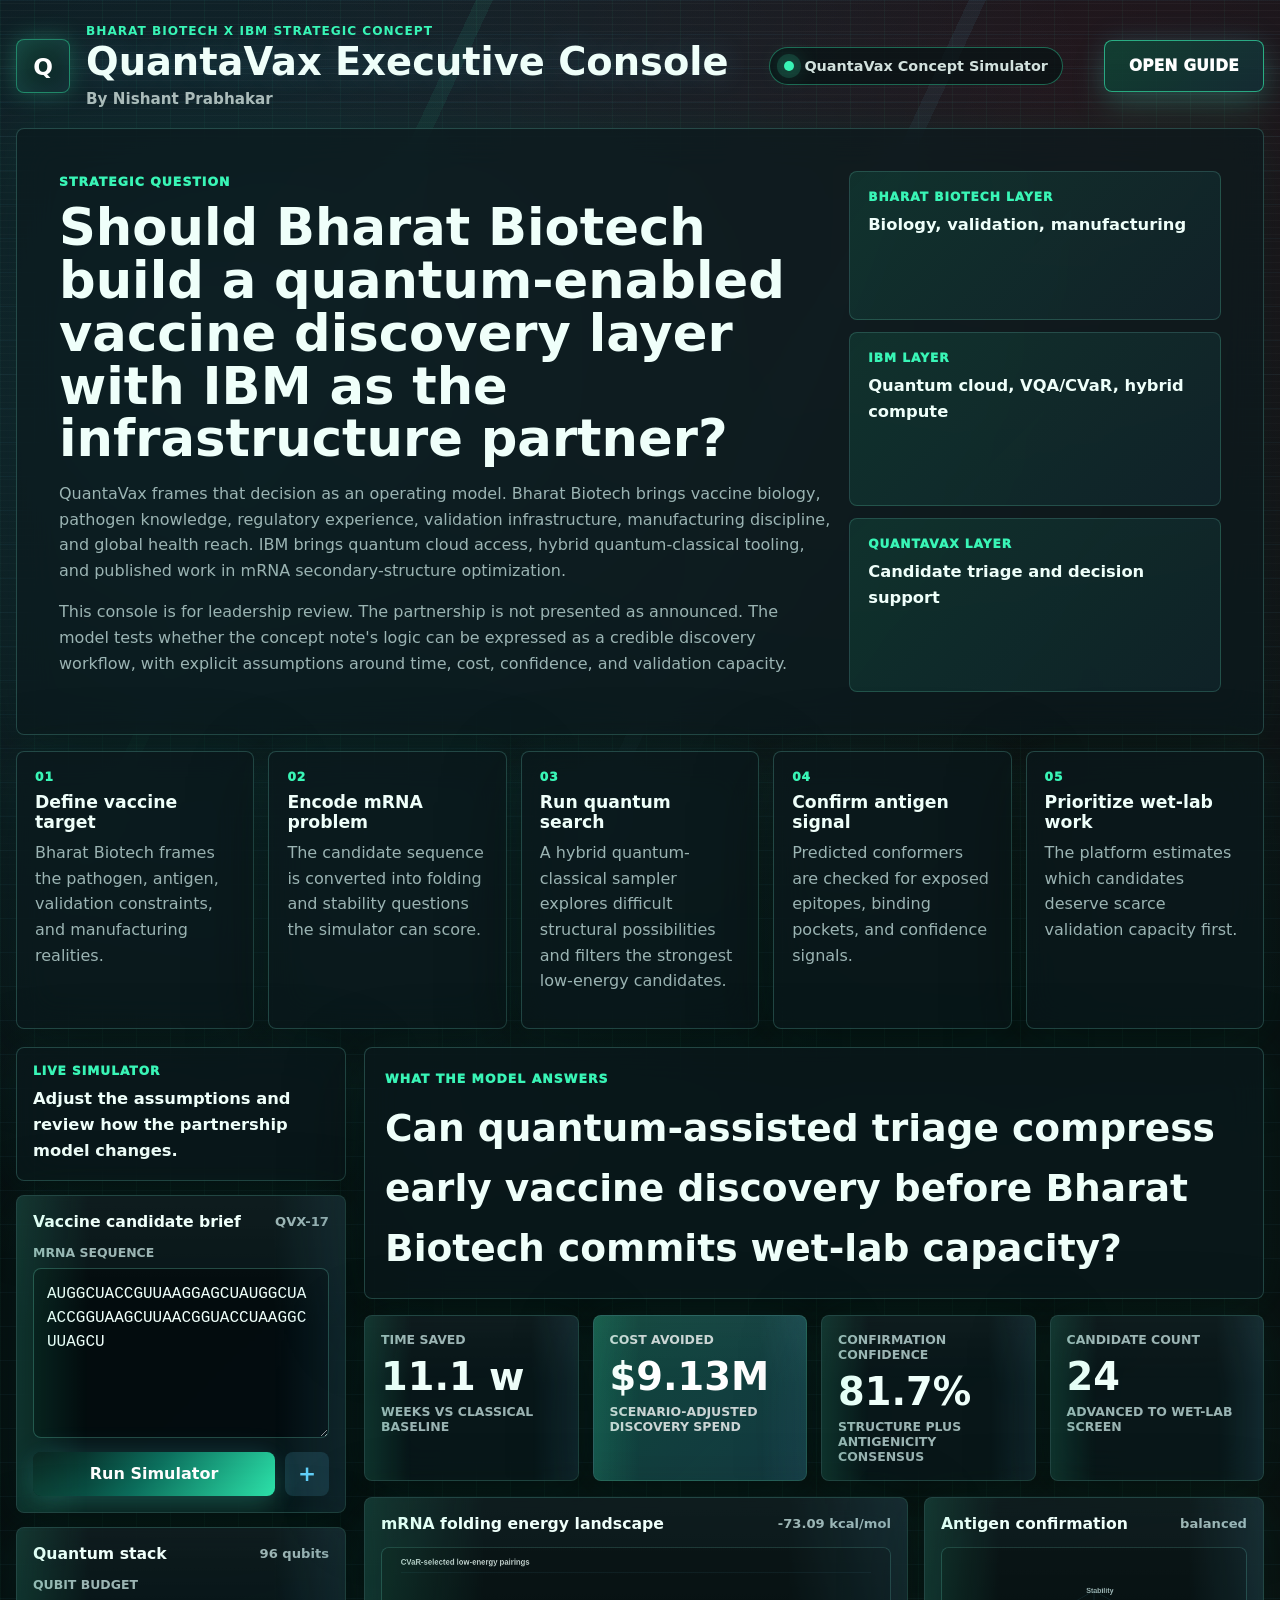
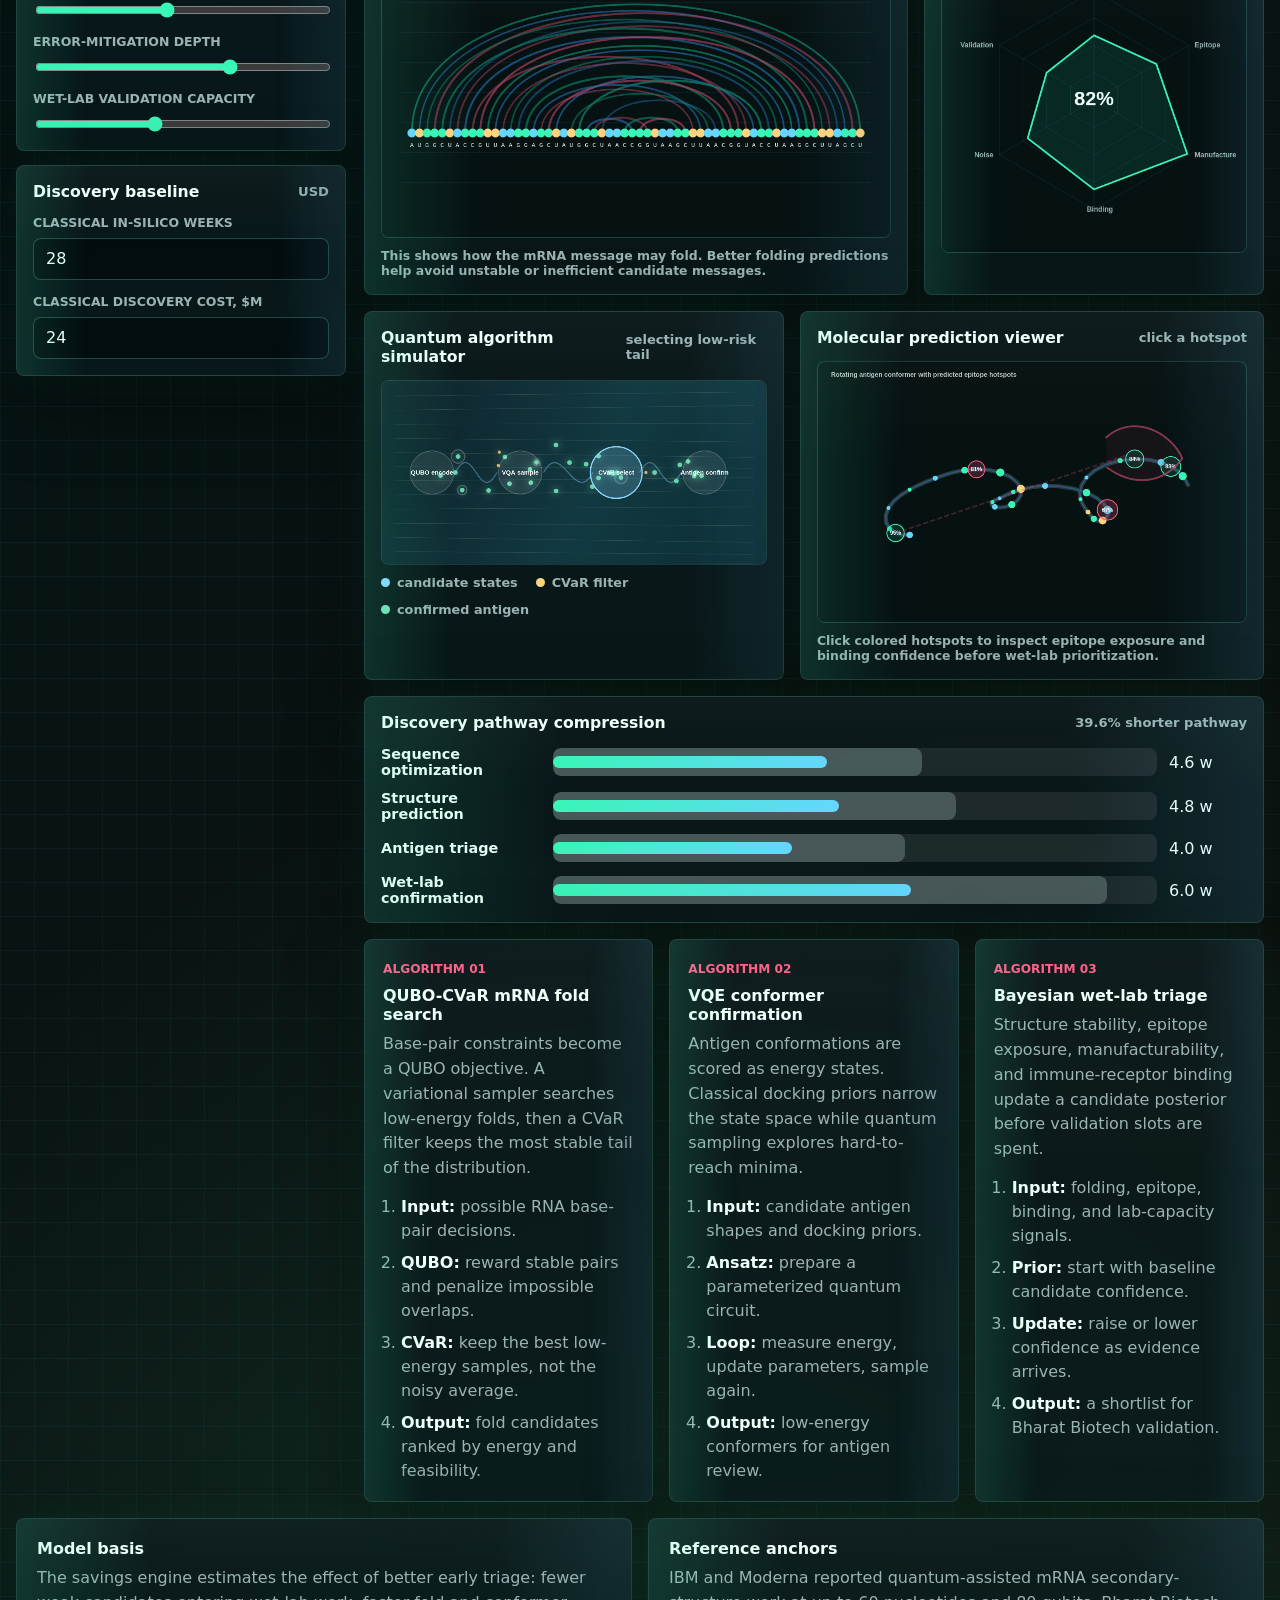
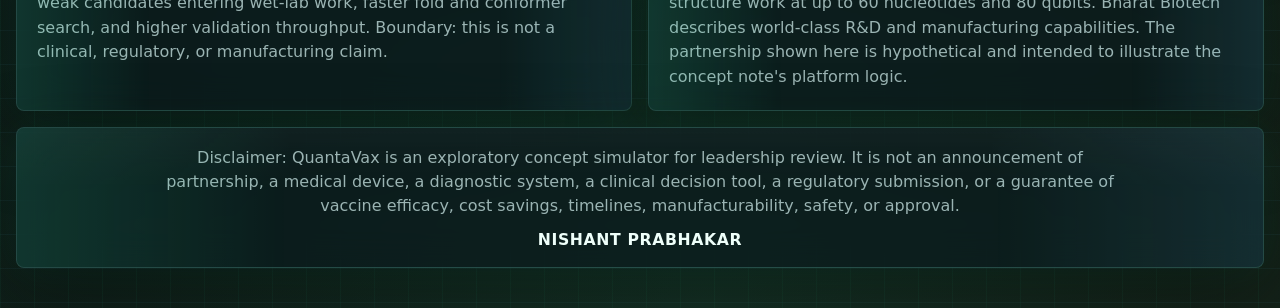
<file: index.html>
<!doctype html>
<html lang="en">
  <head>
    <meta charset="utf-8" />
    <meta name="viewport" content="width=device-width, initial-scale=1" />
    <title>QuantaVax | Partnership Simulation</title>
    <link rel="stylesheet" href="./styles.css" />
  </head>
  <body>
    <main class="app-shell">
      <header class="topbar">
        <div class="brand">
          <div class="brand-mark" aria-hidden="true">Q</div>
          <div>
            <p class="eyebrow">Bharat Biotech x IBM strategic concept</p>
            <h1>QuantaVax Executive Console</h1>
            <p class="byline">By Nishant Prabhakar</p>
          </div>
        </div>
        <div class="status-strip" aria-label="simulation status">
          <span class="pulse-dot"></span>
          QuantaVax Concept Simulator
        </div>
        <nav class="top-actions" aria-label="site navigation">
          <a href="./learn.html">Open Guide</a>
        </nav>
      </header>

      <section class="partnership-hero">
        <div class="partnership-copy">
          <span class="section-kicker">Strategic question</span>
          <h2>Should Bharat Biotech build a quantum-enabled vaccine discovery layer with IBM as the infrastructure partner?</h2>
          <p>QuantaVax frames that decision as an operating model. Bharat Biotech brings vaccine biology, pathogen knowledge, regulatory experience, validation infrastructure, manufacturing discipline, and global health reach. IBM brings quantum cloud access, hybrid quantum-classical tooling, and published work in mRNA secondary-structure optimization.</p>
          <p>This console is for leadership review. The partnership is not presented as announced. The model tests whether the concept note's logic can be expressed as a credible discovery workflow, with explicit assumptions around time, cost, confidence, and validation capacity.</p>
        </div>
        <aside class="partnership-stack">
          <article>
            <span>Bharat Biotech layer</span>
            <strong>Biology, validation, manufacturing</strong>
          </article>
          <article>
            <span>IBM layer</span>
            <strong>Quantum cloud, VQA/CVaR, hybrid compute</strong>
          </article>
          <article>
            <span>QuantaVax layer</span>
            <strong>Candidate triage and decision support</strong>
          </article>
        </aside>
      </section>

      <section class="narrative-flow" aria-label="partnership workflow">
        <article>
          <span>01</span>
          <strong>Define vaccine target</strong>
          <p>Bharat Biotech frames the pathogen, antigen, validation constraints, and manufacturing realities.</p>
        </article>
        <article>
          <span>02</span>
          <strong>Encode mRNA problem</strong>
          <p>The candidate sequence is converted into folding and stability questions the simulator can score.</p>
        </article>
        <article>
          <span>03</span>
          <strong>Run quantum search</strong>
          <p>A hybrid quantum-classical sampler explores difficult structural possibilities and filters the strongest low-energy candidates.</p>
        </article>
        <article>
          <span>04</span>
          <strong>Confirm antigen signal</strong>
          <p>Predicted conformers are checked for exposed epitopes, binding pockets, and confidence signals.</p>
        </article>
        <article>
          <span>05</span>
          <strong>Prioritize wet-lab work</strong>
          <p>The platform estimates which candidates deserve scarce validation capacity first.</p>
        </article>
      </section>

      <section class="workspace-grid">
        <aside class="control-rail" aria-label="simulation controls">
          <div class="rail-intro">
            <span>Live simulator</span>
            <strong>Adjust the assumptions and review how the partnership model changes.</strong>
          </div>
          <div class="panel compact">
            <div class="panel-head">
              <h2>Vaccine candidate brief</h2>
              <span id="candidateTag">QVX-17</span>
            </div>
            <label class="field">
              <span>mRNA sequence</span>
              <textarea id="sequenceInput" spellcheck="false">AUGGCUACCGUUAAGGAGCUAUGGCUAACCGGUAAGCUUAACGGUACCUAAGGCUUAGCU</textarea>
            </label>
            <div class="button-row">
              <button id="runButton" class="primary-button" type="button">Run Simulator</button>
              <button id="mutateButton" class="icon-button" type="button" aria-label="Generate variant" title="Generate variant">+</button>
            </div>
          </div>

          <div class="panel compact">
            <div class="panel-head">
              <h2>Quantum stack</h2>
              <span id="qubitReadout">96 qubits</span>
            </div>
            <label class="slider">
              <span>Qubit budget</span>
              <input id="qubits" type="range" min="48" max="156" value="96" step="12" />
            </label>
            <label class="slider">
              <span>Error-mitigation depth</span>
              <input id="mitigation" type="range" min="1" max="10" value="7" step="1" />
            </label>
            <label class="slider">
              <span>Wet-lab validation capacity</span>
              <input id="labCapacity" type="range" min="4" max="24" value="12" step="2" />
            </label>
          </div>

          <div class="panel compact">
            <div class="panel-head">
              <h2>Discovery baseline</h2>
              <span>USD</span>
            </div>
            <label class="field small-field">
              <span>Classical in-silico weeks</span>
              <input id="baseWeeks" type="number" min="4" max="104" value="28" />
            </label>
            <label class="field small-field">
              <span>Classical discovery cost, $M</span>
              <input id="baseCost" type="number" min="1" max="250" value="24" step="0.5" />
            </label>
          </div>
        </aside>

        <section class="main-stage" aria-label="simulation outputs">
          <div class="stage-intro">
            <span class="section-kicker">What the model answers</span>
            <h2>Can quantum-assisted triage compress early vaccine discovery before Bharat Biotech commits wet-lab capacity?</h2>
          </div>
          <div class="metric-band">
            <article class="metric-card">
              <span>Time saved</span>
              <strong id="timeSaved">--</strong>
              <small id="timeContext">weeks vs classical baseline</small>
            </article>
            <article class="metric-card accent">
              <span>Cost avoided</span>
              <strong id="costSaved">--</strong>
              <small id="costContext">scenario-adjusted discovery spend</small>
            </article>
            <article class="metric-card">
              <span>Confirmation confidence</span>
              <strong id="confidence">--</strong>
              <small>structure plus antigenicity consensus</small>
            </article>
            <article class="metric-card">
              <span>Candidate count</span>
              <strong id="candidateCount">--</strong>
              <small>advanced to wet-lab screen</small>
            </article>
          </div>

          <div class="visual-grid">
            <article class="visual-panel folding-panel">
              <div class="panel-head">
                <h2>mRNA folding energy landscape</h2>
                <span id="energyReadout">0.00 kcal/mol</span>
              </div>
              <canvas id="foldCanvas" width="920" height="520" aria-label="RNA folding visualization"></canvas>
              <div class="canvas-hint" id="foldHint">This shows how the mRNA message may fold. Better folding predictions help avoid unstable or inefficient candidate messages.</div>
            </article>

            <article class="visual-panel">
              <div class="panel-head">
                <h2>Antigen confirmation</h2>
                <span id="riskLabel">balanced</span>
              </div>
              <canvas id="radarCanvas" width="520" height="520" aria-label="antigen confirmation radar"></canvas>
            </article>
          </div>

          <div class="simulation-grid">
            <article class="visual-panel quantum-panel">
              <div class="panel-head">
                <h2>Quantum algorithm simulator</h2>
                <span id="quantumStage">sampling states</span>
              </div>
              <canvas id="quantumCanvas" width="920" height="440" aria-label="animated quantum algorithm flow"></canvas>
              <div class="algorithm-legend">
                <span><b class="dot sample"></b>candidate states</span>
                <span><b class="dot filter"></b>CVaR filter</span>
                <span><b class="dot confirm"></b>confirmed antigen</span>
              </div>
            </article>

            <article class="visual-panel molecule-panel">
              <div class="panel-head">
                <h2>Molecular prediction viewer</h2>
                <span id="hotspotReadout">click a hotspot</span>
              </div>
              <canvas id="moleculeCanvas" width="920" height="560" aria-label="interactive molecular prediction viewer"></canvas>
              <div class="canvas-hint">Click colored hotspots to inspect epitope exposure and binding confidence before wet-lab prioritization.</div>
            </article>
          </div>

          <section class="timeline-panel">
            <div class="panel-head">
              <h2>Discovery pathway compression</h2>
              <span id="compressionReadout">--</span>
            </div>
            <div class="timeline" id="timeline"></div>
          </section>

          <section class="algorithm-grid">
            <article class="algorithm-card">
              <span>Algorithm 01</span>
              <h3>QUBO-CVaR mRNA fold search</h3>
              <p>Base-pair constraints become a QUBO objective. A variational sampler searches low-energy folds, then a CVaR filter keeps the most stable tail of the distribution.</p>
              <ol class="algorithm-steps">
                <li><b>Input:</b> possible RNA base-pair decisions.</li>
                <li><b>QUBO:</b> reward stable pairs and penalize impossible overlaps.</li>
                <li><b>CVaR:</b> keep the best low-energy samples, not the noisy average.</li>
                <li><b>Output:</b> fold candidates ranked by energy and feasibility.</li>
              </ol>
            </article>
            <article class="algorithm-card">
              <span>Algorithm 02</span>
              <h3>VQE conformer confirmation</h3>
              <p>Antigen conformations are scored as energy states. Classical docking priors narrow the state space while quantum sampling explores hard-to-reach minima.</p>
              <ol class="algorithm-steps">
                <li><b>Input:</b> candidate antigen shapes and docking priors.</li>
                <li><b>Ansatz:</b> prepare a parameterized quantum circuit.</li>
                <li><b>Loop:</b> measure energy, update parameters, sample again.</li>
                <li><b>Output:</b> low-energy conformers for antigen review.</li>
              </ol>
            </article>
            <article class="algorithm-card">
              <span>Algorithm 03</span>
              <h3>Bayesian wet-lab triage</h3>
              <p>Structure stability, epitope exposure, manufacturability, and immune-receptor binding update a candidate posterior before validation slots are spent.</p>
              <ol class="algorithm-steps">
                <li><b>Input:</b> folding, epitope, binding, and lab-capacity signals.</li>
                <li><b>Prior:</b> start with baseline candidate confidence.</li>
                <li><b>Update:</b> raise or lower confidence as evidence arrives.</li>
                <li><b>Output:</b> a shortlist for Bharat Biotech validation.</li>
              </ol>
            </article>
          </section>
        </section>
      </section>

      <section class="evidence-band">
        <article>
          <h2>Model basis</h2>
          <p>The savings engine estimates the effect of better early triage: fewer weak candidates entering wet-lab work, faster fold and conformer search, and higher validation throughput. Boundary: this is not a clinical, regulatory, or manufacturing claim.</p>
        </article>
        <article>
          <h2>Reference anchors</h2>
          <p>IBM and Moderna reported quantum-assisted mRNA secondary-structure work at up to 60 nucleotides and 80 qubits. Bharat Biotech describes world-class R&D and manufacturing capabilities. The partnership shown here is hypothetical and intended to illustrate the concept note's platform logic.</p>
        </article>
      </section>

      <footer class="site-footer attribution-footer">
        <div>
          <p>Disclaimer: QuantaVax is an exploratory concept simulator for leadership review. It is not an announcement of partnership, a medical device, a diagnostic system, a clinical decision tool, a regulatory submission, or a guarantee of vaccine efficacy, cost savings, timelines, manufacturability, safety, or approval.</p>
          <strong>Nishant Prabhakar</strong>
        </div>
      </footer>
    </main>

    <script src="./app.js"></script>
  </body>
</html>
</file>
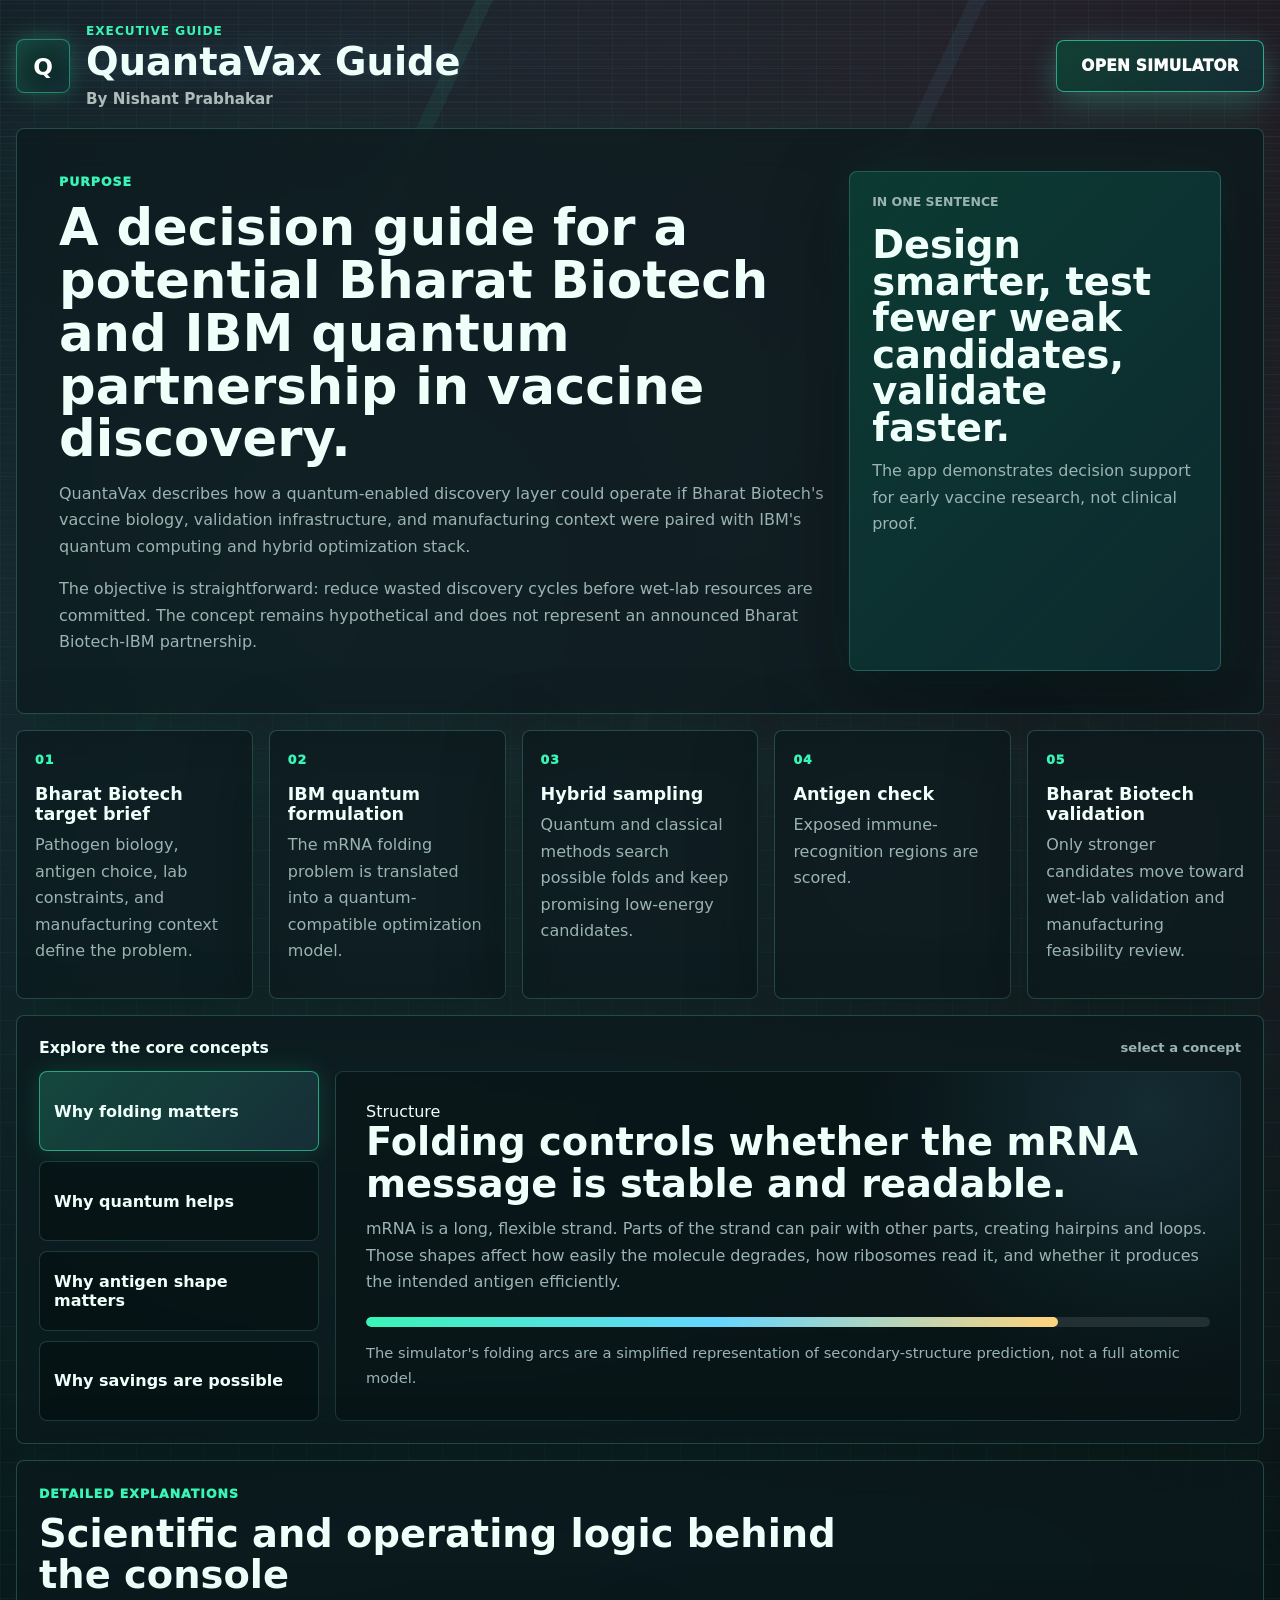
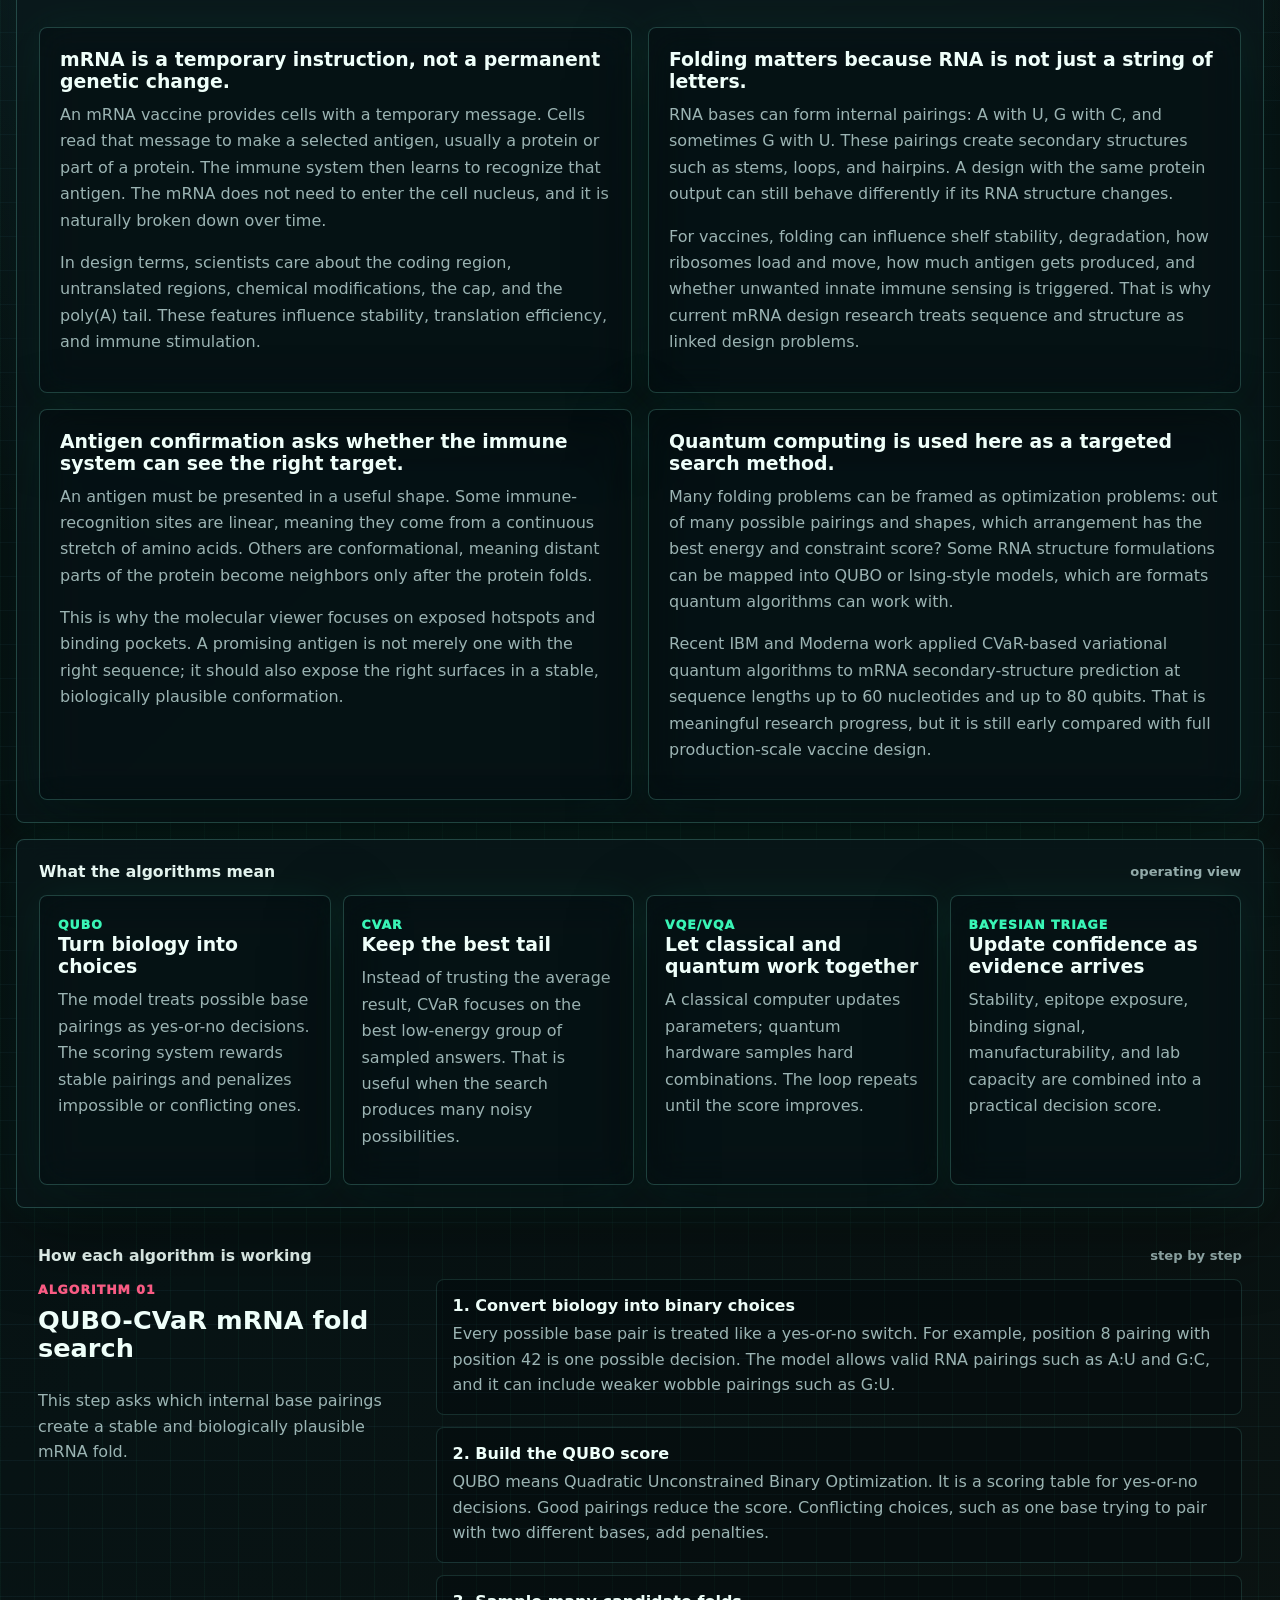
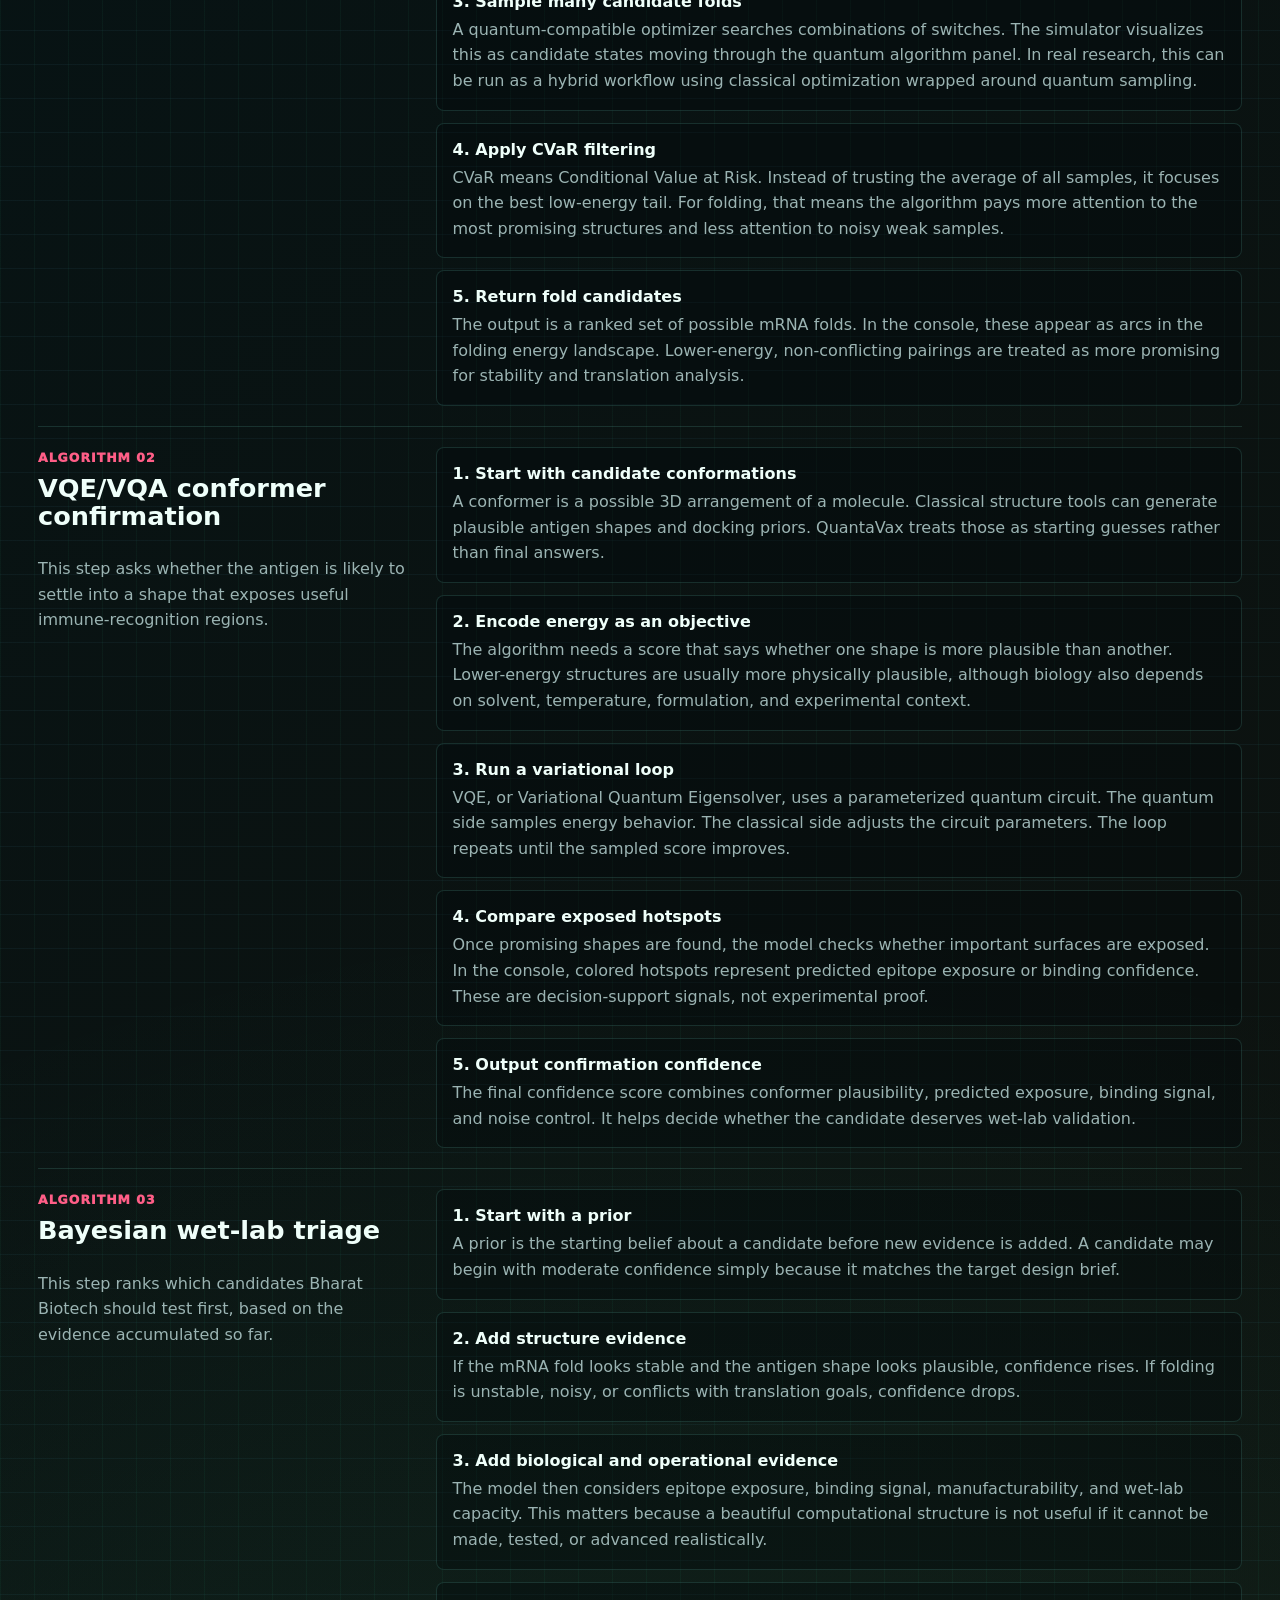
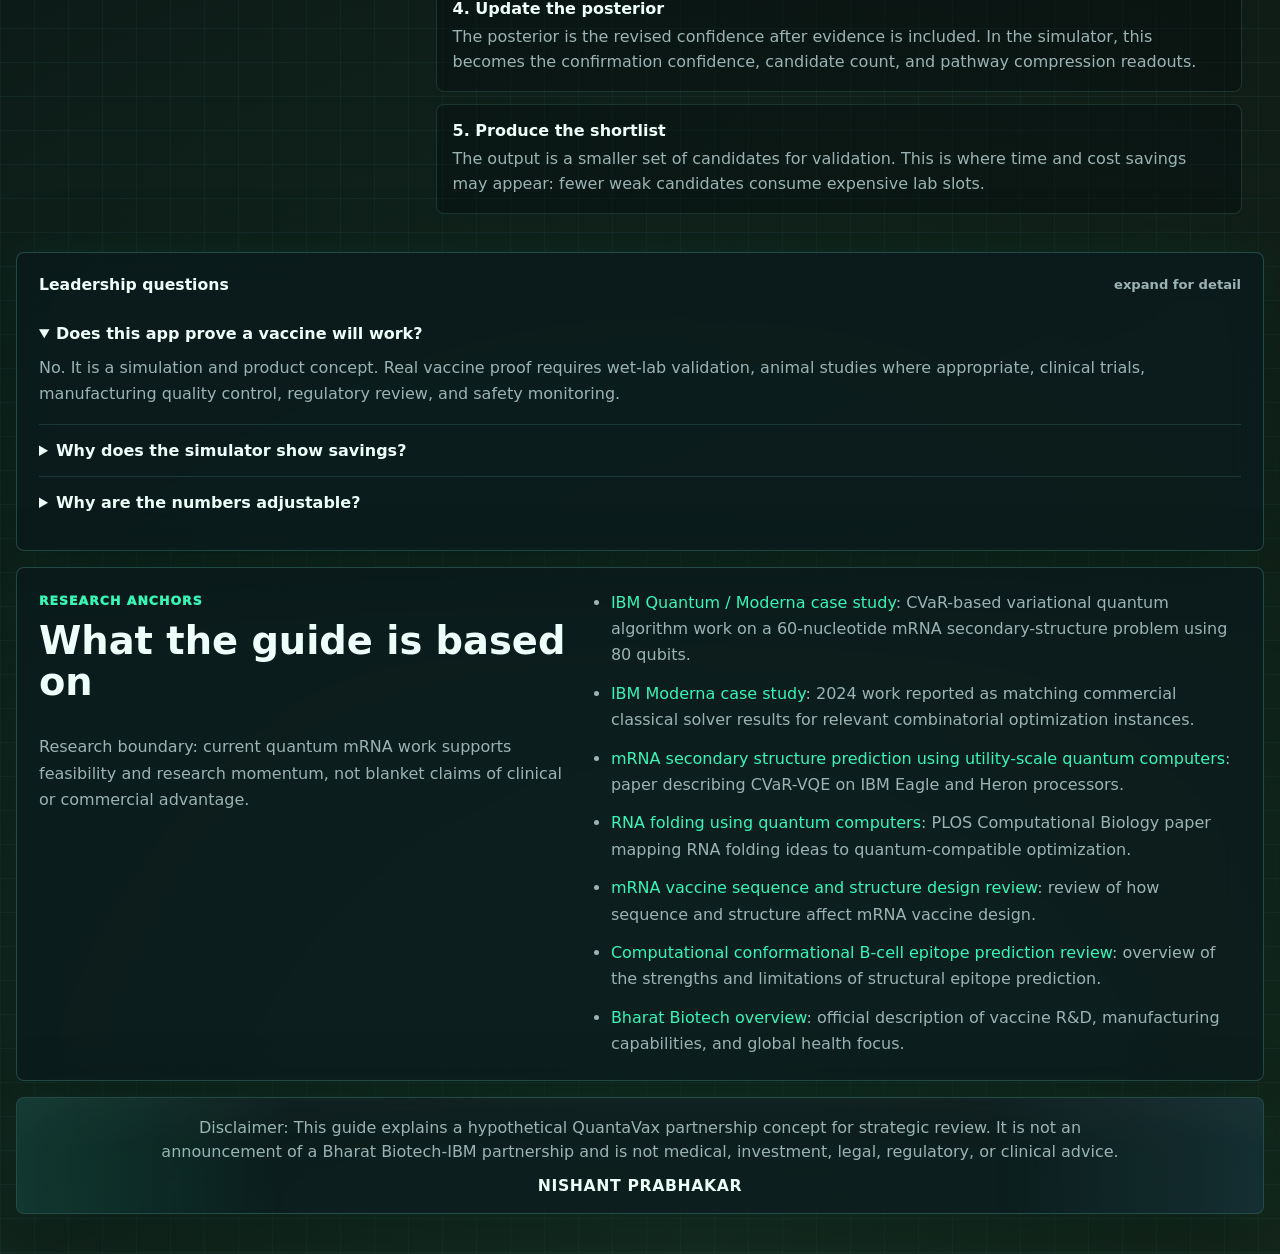
<file: learn.html>
<!doctype html>
<html lang="en">
  <head>
    <meta charset="utf-8" />
    <meta name="viewport" content="width=device-width, initial-scale=1" />
    <title>QuantaVax | Guide</title>
    <link rel="stylesheet" href="./styles.css" />
  </head>
  <body>
    <main class="app-shell explain-shell">
      <header class="topbar">
        <div class="brand">
          <div class="brand-mark" aria-hidden="true">Q</div>
          <div>
            <p class="eyebrow">Executive guide</p>
            <h1>QuantaVax Guide</h1>
            <p class="byline">By Nishant Prabhakar</p>
          </div>
        </div>
        <nav class="top-actions" aria-label="site navigation">
          <a href="./index.html">Open Simulator</a>
        </nav>
      </header>

      <section class="guide-hero">
        <div class="guide-copy">
          <span class="section-kicker">Purpose</span>
          <h2>A decision guide for a potential Bharat Biotech and IBM quantum partnership in vaccine discovery.</h2>
          <p>QuantaVax describes how a quantum-enabled discovery layer could operate if Bharat Biotech's vaccine biology, validation infrastructure, and manufacturing context were paired with IBM's quantum computing and hybrid optimization stack.</p>
          <p>The objective is straightforward: reduce wasted discovery cycles before wet-lab resources are committed. The concept remains hypothetical and does not represent an announced Bharat Biotech-IBM partnership.</p>
        </div>
        <aside class="guide-summary">
          <span>In one sentence</span>
          <strong>Design smarter, test fewer weak candidates, validate faster.</strong>
          <p>The app demonstrates decision support for early vaccine research, not clinical proof.</p>
        </aside>
      </section>

      <section class="guide-flow" aria-label="QuantaVax partnership workflow">
        <article>
          <span>01</span>
          <strong>Bharat Biotech target brief</strong>
          <p>Pathogen biology, antigen choice, lab constraints, and manufacturing context define the problem.</p>
        </article>
        <article>
          <span>02</span>
          <strong>IBM quantum formulation</strong>
          <p>The mRNA folding problem is translated into a quantum-compatible optimization model.</p>
        </article>
        <article>
          <span>03</span>
          <strong>Hybrid sampling</strong>
          <p>Quantum and classical methods search possible folds and keep promising low-energy candidates.</p>
        </article>
        <article>
          <span>04</span>
          <strong>Antigen check</strong>
          <p>Exposed immune-recognition regions are scored.</p>
        </article>
        <article>
          <span>05</span>
          <strong>Bharat Biotech validation</strong>
          <p>Only stronger candidates move toward wet-lab validation and manufacturing feasibility review.</p>
        </article>
      </section>

      <section class="interactive-guide">
        <div class="panel-head">
          <h2>Explore the core concepts</h2>
          <span>select a concept</span>
        </div>
        <div class="concept-layout">
          <div class="concept-controls" role="tablist" aria-label="guide concepts">
            <button class="concept-button active" type="button" data-concept="folding">Why folding matters</button>
            <button class="concept-button" type="button" data-concept="quantum">Why quantum helps</button>
            <button class="concept-button" type="button" data-concept="antigen">Why antigen shape matters</button>
            <button class="concept-button" type="button" data-concept="savings">Why savings are possible</button>
          </div>
          <article class="concept-display">
            <span id="conceptKicker">Structure</span>
            <h2 id="conceptTitle">Folding controls whether the mRNA message is stable and readable.</h2>
            <p id="conceptBody">mRNA is a long, flexible strand. Parts of the strand can pair with other parts, creating hairpins and loops. Those shapes affect how easily the molecule degrades, how ribosomes read it, and whether it produces the intended antigen efficiently.</p>
            <div class="concept-meter" aria-hidden="true">
              <span id="conceptMeter"></span>
            </div>
            <p class="concept-note" id="conceptNote">The simulator's folding arcs are a simplified representation of secondary-structure prediction, not a full atomic model.</p>
          </article>
        </div>
      </section>

      <section class="deep-section">
        <div class="section-intro">
          <span class="section-kicker">Detailed explanations</span>
          <h2>Scientific and operating logic behind the console</h2>
        </div>
        <div class="detail-grid">
          <article class="detail-card">
            <h3>mRNA is a temporary instruction, not a permanent genetic change.</h3>
            <p>An mRNA vaccine provides cells with a temporary message. Cells read that message to make a selected antigen, usually a protein or part of a protein. The immune system then learns to recognize that antigen. The mRNA does not need to enter the cell nucleus, and it is naturally broken down over time.</p>
            <p>In design terms, scientists care about the coding region, untranslated regions, chemical modifications, the cap, and the poly(A) tail. These features influence stability, translation efficiency, and immune stimulation.</p>
          </article>

          <article class="detail-card">
            <h3>Folding matters because RNA is not just a string of letters.</h3>
            <p>RNA bases can form internal pairings: A with U, G with C, and sometimes G with U. These pairings create secondary structures such as stems, loops, and hairpins. A design with the same protein output can still behave differently if its RNA structure changes.</p>
            <p>For vaccines, folding can influence shelf stability, degradation, how ribosomes load and move, how much antigen gets produced, and whether unwanted innate immune sensing is triggered. That is why current mRNA design research treats sequence and structure as linked design problems.</p>
          </article>

          <article class="detail-card">
            <h3>Antigen confirmation asks whether the immune system can see the right target.</h3>
            <p>An antigen must be presented in a useful shape. Some immune-recognition sites are linear, meaning they come from a continuous stretch of amino acids. Others are conformational, meaning distant parts of the protein become neighbors only after the protein folds.</p>
            <p>This is why the molecular viewer focuses on exposed hotspots and binding pockets. A promising antigen is not merely one with the right sequence; it should also expose the right surfaces in a stable, biologically plausible conformation.</p>
          </article>

          <article class="detail-card">
            <h3>Quantum computing is used here as a targeted search method.</h3>
            <p>Many folding problems can be framed as optimization problems: out of many possible pairings and shapes, which arrangement has the best energy and constraint score? Some RNA structure formulations can be mapped into QUBO or Ising-style models, which are formats quantum algorithms can work with.</p>
            <p>Recent IBM and Moderna work applied CVaR-based variational quantum algorithms to mRNA secondary-structure prediction at sequence lengths up to 60 nucleotides and up to 80 qubits. That is meaningful research progress, but it is still early compared with full production-scale vaccine design.</p>
          </article>
        </div>
      </section>

      <section class="algorithm-explainer">
        <div class="panel-head">
          <h2>What the algorithms mean</h2>
          <span>operating view</span>
        </div>
        <div class="algorithm-lanes">
          <article>
            <span>QUBO</span>
            <h3>Turn biology into choices</h3>
            <p>The model treats possible base pairings as yes-or-no decisions. The scoring system rewards stable pairings and penalizes impossible or conflicting ones.</p>
          </article>
          <article>
            <span>CVaR</span>
            <h3>Keep the best tail</h3>
            <p>Instead of trusting the average result, CVaR focuses on the best low-energy group of sampled answers. That is useful when the search produces many noisy possibilities.</p>
          </article>
          <article>
            <span>VQE/VQA</span>
            <h3>Let classical and quantum work together</h3>
            <p>A classical computer updates parameters; quantum hardware samples hard combinations. The loop repeats until the score improves.</p>
          </article>
          <article>
            <span>Bayesian triage</span>
            <h3>Update confidence as evidence arrives</h3>
            <p>Stability, epitope exposure, binding signal, manufacturability, and lab capacity are combined into a practical decision score.</p>
          </article>
        </div>
      </section>

      <section class="mechanics-panel">
        <div class="panel-head">
          <h2>How each algorithm is working</h2>
          <span>step by step</span>
        </div>

        <article class="mechanic-card">
          <div class="mechanic-title">
            <span>Algorithm 01</span>
            <h3>QUBO-CVaR mRNA fold search</h3>
            <p>This step asks which internal base pairings create a stable and biologically plausible mRNA fold.</p>
          </div>
          <div class="mechanic-flow">
            <div>
              <strong>1. Convert biology into binary choices</strong>
              <p>Every possible base pair is treated like a yes-or-no switch. For example, position 8 pairing with position 42 is one possible decision. The model allows valid RNA pairings such as A:U and G:C, and it can include weaker wobble pairings such as G:U.</p>
            </div>
            <div>
              <strong>2. Build the QUBO score</strong>
              <p>QUBO means Quadratic Unconstrained Binary Optimization. It is a scoring table for yes-or-no decisions. Good pairings reduce the score. Conflicting choices, such as one base trying to pair with two different bases, add penalties.</p>
            </div>
            <div>
              <strong>3. Sample many candidate folds</strong>
              <p>A quantum-compatible optimizer searches combinations of switches. The simulator visualizes this as candidate states moving through the quantum algorithm panel. In real research, this can be run as a hybrid workflow using classical optimization wrapped around quantum sampling.</p>
            </div>
            <div>
              <strong>4. Apply CVaR filtering</strong>
              <p>CVaR means Conditional Value at Risk. Instead of trusting the average of all samples, it focuses on the best low-energy tail. For folding, that means the algorithm pays more attention to the most promising structures and less attention to noisy weak samples.</p>
            </div>
            <div>
              <strong>5. Return fold candidates</strong>
              <p>The output is a ranked set of possible mRNA folds. In the console, these appear as arcs in the folding energy landscape. Lower-energy, non-conflicting pairings are treated as more promising for stability and translation analysis.</p>
            </div>
          </div>
        </article>

        <article class="mechanic-card">
          <div class="mechanic-title">
            <span>Algorithm 02</span>
            <h3>VQE/VQA conformer confirmation</h3>
            <p>This step asks whether the antigen is likely to settle into a shape that exposes useful immune-recognition regions.</p>
          </div>
          <div class="mechanic-flow">
            <div>
              <strong>1. Start with candidate conformations</strong>
              <p>A conformer is a possible 3D arrangement of a molecule. Classical structure tools can generate plausible antigen shapes and docking priors. QuantaVax treats those as starting guesses rather than final answers.</p>
            </div>
            <div>
              <strong>2. Encode energy as an objective</strong>
              <p>The algorithm needs a score that says whether one shape is more plausible than another. Lower-energy structures are usually more physically plausible, although biology also depends on solvent, temperature, formulation, and experimental context.</p>
            </div>
            <div>
              <strong>3. Run a variational loop</strong>
              <p>VQE, or Variational Quantum Eigensolver, uses a parameterized quantum circuit. The quantum side samples energy behavior. The classical side adjusts the circuit parameters. The loop repeats until the sampled score improves.</p>
            </div>
            <div>
              <strong>4. Compare exposed hotspots</strong>
              <p>Once promising shapes are found, the model checks whether important surfaces are exposed. In the console, colored hotspots represent predicted epitope exposure or binding confidence. These are decision-support signals, not experimental proof.</p>
            </div>
            <div>
              <strong>5. Output confirmation confidence</strong>
              <p>The final confidence score combines conformer plausibility, predicted exposure, binding signal, and noise control. It helps decide whether the candidate deserves wet-lab validation.</p>
            </div>
          </div>
        </article>

        <article class="mechanic-card">
          <div class="mechanic-title">
            <span>Algorithm 03</span>
            <h3>Bayesian wet-lab triage</h3>
            <p>This step ranks which candidates Bharat Biotech should test first, based on the evidence accumulated so far.</p>
          </div>
          <div class="mechanic-flow">
            <div>
              <strong>1. Start with a prior</strong>
              <p>A prior is the starting belief about a candidate before new evidence is added. A candidate may begin with moderate confidence simply because it matches the target design brief.</p>
            </div>
            <div>
              <strong>2. Add structure evidence</strong>
              <p>If the mRNA fold looks stable and the antigen shape looks plausible, confidence rises. If folding is unstable, noisy, or conflicts with translation goals, confidence drops.</p>
            </div>
            <div>
              <strong>3. Add biological and operational evidence</strong>
              <p>The model then considers epitope exposure, binding signal, manufacturability, and wet-lab capacity. This matters because a beautiful computational structure is not useful if it cannot be made, tested, or advanced realistically.</p>
            </div>
            <div>
              <strong>4. Update the posterior</strong>
              <p>The posterior is the revised confidence after evidence is included. In the simulator, this becomes the confirmation confidence, candidate count, and pathway compression readouts.</p>
            </div>
            <div>
              <strong>5. Produce the shortlist</strong>
              <p>The output is a smaller set of candidates for validation. This is where time and cost savings may appear: fewer weak candidates consume expensive lab slots.</p>
            </div>
          </div>
        </article>
      </section>

      <section class="accordion-panel">
        <div class="panel-head">
          <h2>Leadership questions</h2>
          <span>expand for detail</span>
        </div>
        <details open>
          <summary>Does this app prove a vaccine will work?</summary>
          <p>No. It is a simulation and product concept. Real vaccine proof requires wet-lab validation, animal studies where appropriate, clinical trials, manufacturing quality control, regulatory review, and safety monitoring.</p>
        </details>
        <details>
          <summary>Why does the simulator show savings?</summary>
          <p>Early research wastes money when too many weak candidates reach expensive validation. The savings model assumes better computational triage reduces the number of poor candidates sent to wet-lab work and shortens the time spent searching structure space. These are scenario estimates, not guaranteed business outcomes.</p>
        </details>
        <details>
          <summary>Why are the numbers adjustable?</summary>
          <p>Discovery cost and timeline vary by pathogen, platform maturity, lab capacity, data quality, regulatory path, and validation requirements. A responsible simulator should expose its assumptions instead of pretending one universal number is accurate for every vaccine program.</p>
        </details>
      </section>

      <section class="research-panel">
        <div>
          <span class="section-kicker">Research anchors</span>
          <h2>What the guide is based on</h2>
          <p>Research boundary: current quantum mRNA work supports feasibility and research momentum, not blanket claims of clinical or commercial advantage.</p>
        </div>
        <ul>
          <li><a href="https://www.ibm.com/quantum/blog/moderna-case-study">IBM Quantum / Moderna case study</a>: CVaR-based variational quantum algorithm work on a 60-nucleotide mRNA secondary-structure problem using 80 qubits.</li>
          <li><a href="https://www.ibm.com/case-studies/moderna">IBM Moderna case study</a>: 2024 work reported as matching commercial classical solver results for relevant combinatorial optimization instances.</li>
          <li><a href="https://arxiv.org/abs/2405.20328">mRNA secondary structure prediction using utility-scale quantum computers</a>: paper describing CVaR-VQE on IBM Eagle and Heron processors.</li>
          <li><a href="https://journals.plos.org/ploscompbiol/article/citation?id=10.1371%2Fjournal.pcbi.1010032">RNA folding using quantum computers</a>: PLOS Computational Biology paper mapping RNA folding ideas to quantum-compatible optimization.</li>
          <li><a href="https://pmc.ncbi.nlm.nih.gov/articles/PMC11728972/">mRNA vaccine sequence and structure design review</a>: review of how sequence and structure affect mRNA vaccine design.</li>
          <li><a href="https://www.mdpi.com/2218-273X/14/8/983">Computational conformational B-cell epitope prediction review</a>: overview of the strengths and limitations of structural epitope prediction.</li>
          <li><a href="https://bharatbiotech.com/overview.html">Bharat Biotech overview</a>: official description of vaccine R&D, manufacturing capabilities, and global health focus.</li>
        </ul>
      </section>

      <footer class="site-footer attribution-footer">
        <div>
          <p>Disclaimer: This guide explains a hypothetical QuantaVax partnership concept for strategic review. It is not an announcement of a Bharat Biotech-IBM partnership and is not medical, investment, legal, regulatory, or clinical advice.</p>
          <strong>Nishant Prabhakar</strong>
        </div>
      </footer>
    </main>
    <script src="./learn.js"></script>
  </body>
</html>
</file>
<file: styles.css>
:root {
  color-scheme: dark;
  --ink: #effffa;
  --muted: #9bb4b3;
  --line: rgba(126, 242, 216, 0.22);
  --panel: rgba(10, 26, 28, 0.72);
  --green: #39f5b6;
  --blue: #65d6ff;
  --rose: #ff5e87;
  --amber: #ffd37c;
  --blue-soft: rgba(101, 214, 255, 0.14);
  --shadow: 0 24px 80px rgba(0, 0, 0, 0.42), 0 0 42px rgba(57, 245, 182, 0.08);
}

* {
  box-sizing: border-box;
}

html {
  min-height: 100%;
  background:
    linear-gradient(rgba(101, 214, 255, 0.05) 1px, transparent 1px),
    linear-gradient(90deg, rgba(57, 245, 182, 0.045) 1px, transparent 1px),
    radial-gradient(circle at 16% 10%, rgba(101, 214, 255, 0.18), transparent 28%),
    radial-gradient(circle at 86% 4%, rgba(255, 94, 135, 0.12), transparent 25%),
    radial-gradient(circle at 55% 100%, rgba(57, 245, 182, 0.14), transparent 32%),
    linear-gradient(135deg, #04090b 0%, #071314 42%, #11120d 100%);
  background-size: 34px 34px, 34px 34px, auto, auto, auto, auto;
}

body {
  min-height: 100%;
  margin: 0;
  color: var(--ink);
  font-family: Inter, ui-sans-serif, system-ui, -apple-system, BlinkMacSystemFont, "Segoe UI", sans-serif;
}

body::before {
  content: "";
  position: fixed;
  inset: 0;
  z-index: -1;
  pointer-events: none;
  background:
    linear-gradient(115deg, transparent 0 28%, rgba(57, 245, 182, 0.08) 28% 29%, transparent 29% 57%, rgba(101, 214, 255, 0.07) 57% 58%, transparent 58%),
    repeating-linear-gradient(0deg, rgba(255, 255, 255, 0.035) 0 1px, transparent 1px 7px);
  mask-image: linear-gradient(180deg, rgba(0, 0, 0, 0.92), rgba(0, 0, 0, 0.25));
}

button,
input,
textarea {
  font: inherit;
}

.app-shell {
  width: min(1680px, calc(100% - 32px));
  margin: 0 auto;
  padding: 24px 0 40px;
}

.topbar {
  display: flex;
  align-items: center;
  justify-content: space-between;
  gap: 24px;
  min-height: 78px;
}

.brand {
  display: flex;
  align-items: center;
  gap: 16px;
}

.brand-mark {
  display: grid;
  place-items: center;
  width: 54px;
  height: 54px;
  border: 1px solid rgba(57, 245, 182, 0.45);
  border-radius: 8px;
  background: linear-gradient(135deg, rgba(57, 245, 182, 0.18), rgba(101, 214, 255, 0.08)), #071314;
  color: #ffffff;
  font-size: 1.45rem;
  font-weight: 800;
  box-shadow: 0 0 24px rgba(57, 245, 182, 0.28), inset 0 0 24px rgba(101, 214, 255, 0.12);
}

.eyebrow {
  margin: 0 0 4px;
  color: var(--green);
  font-size: 0.76rem;
  font-weight: 800;
  letter-spacing: 0.08em;
  text-transform: uppercase;
}

h1,
h2,
h3,
p {
  margin-top: 0;
}

h1 {
  margin-bottom: 0;
  font-size: clamp(1.45rem, 3vw, 2.4rem);
  line-height: 1.05;
  text-shadow: 0 0 30px rgba(101, 214, 255, 0.2);
}

.byline {
  margin: 8px 0 0;
  color: rgba(239, 255, 250, 0.72);
  font-size: 0.95rem;
  font-weight: 750;
}

.status-strip {
  display: inline-flex;
  align-items: center;
  gap: 10px;
  min-height: 38px;
  padding: 0 14px;
  border: 1px solid rgba(57, 245, 182, 0.38);
  border-radius: 999px;
  background: rgba(7, 19, 20, 0.72);
  color: rgba(239, 255, 250, 0.88);
  font-size: 0.9rem;
  font-weight: 700;
}

.top-actions {
  display: inline-flex;
  align-items: center;
  gap: 10px;
}

.top-actions a,
.site-footer a {
  color: var(--green);
  text-decoration: none;
}

.top-actions a {
  display: inline-flex;
  align-items: center;
  min-height: 52px;
  padding: 0 24px;
  border: 1px solid rgba(57, 245, 182, 0.62);
  border-radius: 8px;
  background: linear-gradient(135deg, rgba(57, 245, 182, 0.22), rgba(101, 214, 255, 0.16)), rgba(2, 9, 10, 0.84);
  color: #ffffff;
  font-size: 0.96rem;
  font-weight: 950;
  letter-spacing: 0.02em;
  text-transform: uppercase;
  box-shadow: 0 16px 34px rgba(57, 245, 182, 0.18), 0 0 30px rgba(101, 214, 255, 0.12);
}

.top-actions a:hover,
.top-actions a:focus-visible {
  border-color: rgba(255, 211, 124, 0.76);
  box-shadow: 0 18px 40px rgba(57, 245, 182, 0.24), 0 0 36px rgba(255, 211, 124, 0.16);
}

.pulse-dot {
  width: 10px;
  height: 10px;
  border-radius: 999px;
  background: var(--green);
  box-shadow: 0 0 0 7px rgba(57, 245, 182, 0.14), 0 0 22px rgba(57, 245, 182, 0.8);
}

.workspace-grid {
  display: grid;
  grid-template-columns: 330px minmax(0, 1fr);
  gap: 18px;
  align-items: start;
  margin-top: 18px;
}

.control-rail {
  display: grid;
  gap: 14px;
  position: sticky;
  top: 16px;
}

.panel,
.visual-panel,
.timeline-panel,
.algorithm-card,
.metric-card,
.evidence-band article,
.site-footer {
  position: relative;
  overflow: hidden;
  border: 1px solid var(--line);
  border-radius: 8px;
  background: var(--panel);
  box-shadow: var(--shadow);
  backdrop-filter: blur(18px);
  transition: border-color 180ms ease, box-shadow 180ms ease, transform 180ms ease, background 180ms ease;
}

.panel:hover,
.visual-panel:hover,
.timeline-panel:hover,
.algorithm-card:hover,
.metric-card:hover,
.evidence-band article:hover,
.site-footer:hover,
.partnership-hero:hover,
.narrative-flow article:hover,
.rail-intro:hover,
.stage-intro:hover,
.guide-hero:hover,
.guide-flow article:hover,
.interactive-guide:hover,
.deep-section:hover,
.detail-card:hover,
.algorithm-explainer:hover,
.algorithm-lanes article:hover,
.mechanics-panel:hover,
.mechanic-card:hover,
.mechanic-flow div:hover,
.accordion-panel:hover,
.research-panel:hover,
.guide-summary:hover,
.panel.is-glowing,
.visual-panel.is-glowing,
.timeline-panel.is-glowing,
.algorithm-card.is-glowing,
.metric-card.is-glowing,
.evidence-band article.is-glowing,
.site-footer.is-glowing,
.partnership-hero.is-glowing,
.narrative-flow article.is-glowing,
.rail-intro.is-glowing,
.stage-intro.is-glowing,
.guide-hero.is-glowing,
.guide-flow article.is-glowing,
.interactive-guide.is-glowing,
.deep-section.is-glowing,
.detail-card.is-glowing,
.algorithm-explainer.is-glowing,
.algorithm-lanes article.is-glowing,
.mechanics-panel.is-glowing,
.mechanic-card.is-glowing,
.mechanic-flow div.is-glowing,
.accordion-panel.is-glowing,
.research-panel.is-glowing,
.guide-summary.is-glowing {
  border-color: rgba(57, 245, 182, 0.7);
  box-shadow: 0 24px 80px rgba(0, 0, 0, 0.46), 0 0 34px rgba(57, 245, 182, 0.2), inset 0 0 18px rgba(101, 214, 255, 0.08);
  transform: translateY(-2px);
}

.panel::before,
.visual-panel::before,
.timeline-panel::before,
.algorithm-card::before,
.metric-card::before,
.evidence-band article::before,
.site-footer::before {
  content: "";
  position: absolute;
  inset: 0;
  pointer-events: none;
  background:
    linear-gradient(90deg, rgba(57, 245, 182, 0.24), transparent 22%, transparent 78%, rgba(101, 214, 255, 0.18)),
    linear-gradient(180deg, rgba(255, 255, 255, 0.055), transparent 42%);
  opacity: 0.55;
}

.panel.compact {
  padding: 16px;
}

.panel-head {
  display: flex;
  align-items: center;
  justify-content: space-between;
  gap: 12px;
  margin-bottom: 14px;
}

.panel-head h2 {
  margin: 0;
  font-size: 0.98rem;
}

.panel-head span {
  color: var(--muted);
  font-size: 0.82rem;
  font-weight: 800;
}

.field,
.slider {
  display: grid;
  gap: 8px;
  margin-top: 14px;
}

.field span,
.slider span {
  color: var(--muted);
  font-size: 0.78rem;
  font-weight: 800;
  text-transform: uppercase;
}

textarea,
input[type="number"] {
  width: 100%;
  border: 1px solid rgba(126, 242, 216, 0.26);
  border-radius: 8px;
  background: rgba(2, 9, 10, 0.62);
  color: var(--ink);
  outline: none;
}

textarea {
  min-height: 170px;
  padding: 13px;
  resize: vertical;
  font-family: "Cascadia Mono", Consolas, monospace;
  line-height: 1.5;
}

input[type="number"] {
  height: 42px;
  padding: 0 12px;
}

input[type="range"] {
  width: 100%;
  accent-color: var(--green);
}

.button-row {
  display: grid;
  grid-template-columns: 1fr 44px;
  gap: 10px;
  margin-top: 14px;
}

.primary-button,
.icon-button {
  border: 0;
  border-radius: 8px;
  cursor: pointer;
  font-weight: 850;
}

.primary-button {
  min-height: 44px;
  background: linear-gradient(135deg, #061112, #0c6f5d 48%, #2ee8ae);
  color: #ffffff;
  box-shadow: 0 14px 28px rgba(57, 245, 182, 0.18), 0 0 28px rgba(101, 214, 255, 0.12);
}

.icon-button {
  min-height: 44px;
  background: var(--blue-soft);
  color: var(--blue);
  font-size: 1.35rem;
}

.main-stage {
  display: grid;
  gap: 16px;
  min-width: 0;
}

.metric-band {
  display: grid;
  grid-template-columns: repeat(4, minmax(0, 1fr));
  gap: 14px;
}

.metric-card {
  min-height: 112px;
  padding: 16px;
}

.metric-card span,
.metric-card small {
  display: block;
  color: var(--muted);
  font-size: 0.78rem;
  font-weight: 800;
  text-transform: uppercase;
}

.metric-card strong {
  display: block;
  margin: 12px 0 8px;
  font-size: clamp(1.7rem, 3vw, 2.55rem);
  line-height: 0.95;
}

.metric-card.accent {
  background: linear-gradient(135deg, rgba(57, 245, 182, 0.2), rgba(101, 214, 255, 0.16)), rgba(6, 29, 31, 0.92);
  color: #ffffff;
}

.metric-card.accent span,
.metric-card.accent small {
  color: rgba(255, 255, 255, 0.78);
}

.visual-grid {
  display: grid;
  grid-template-columns: minmax(0, 1.4fr) minmax(340px, 0.8fr);
  gap: 16px;
}

.simulation-grid {
  display: grid;
  grid-template-columns: minmax(0, 0.95fr) minmax(0, 1.05fr);
  gap: 16px;
}

.visual-panel,
.timeline-panel {
  min-width: 0;
  padding: 16px;
}

canvas {
  display: block;
  width: 100%;
  border: 1px solid rgba(126, 242, 216, 0.18);
  border-radius: 8px;
  background: linear-gradient(180deg, rgba(10, 26, 28, 0.92), rgba(4, 13, 14, 0.9)), repeating-linear-gradient(90deg, rgba(57, 245, 182, 0.04) 0 1px, transparent 1px 42px);
}

.folding-panel canvas {
  aspect-ratio: 1.75 / 1;
}

#radarCanvas {
  aspect-ratio: 1 / 1;
}

#quantumCanvas {
  aspect-ratio: 2.09 / 1;
  background: linear-gradient(180deg, rgba(5, 15, 18, 0.98), rgba(7, 28, 31, 0.96)), repeating-linear-gradient(90deg, rgba(255, 255, 255, 0.045) 0 1px, transparent 1px 46px);
}

#moleculeCanvas {
  aspect-ratio: 1.64 / 1;
  cursor: crosshair;
  background: radial-gradient(circle at 50% 45%, rgba(57, 245, 182, 0.16), transparent 42%), linear-gradient(180deg, rgba(9, 28, 30, 0.94), rgba(3, 13, 14, 0.96));
}

.canvas-hint {
  margin-top: 10px;
  color: var(--muted);
  font-size: 0.78rem;
  font-weight: 750;
}

.algorithm-legend {
  display: flex;
  flex-wrap: wrap;
  gap: 12px 18px;
  margin-top: 10px;
  color: var(--muted);
  font-size: 0.8rem;
  font-weight: 800;
}

.dot {
  display: inline-block;
  width: 9px;
  height: 9px;
  margin-right: 7px;
  border-radius: 999px;
}

.dot.sample {
  background: #8bd7ff;
}

.dot.filter {
  background: #ffd37c;
}

.dot.confirm {
  background: #72e2b8;
}

.timeline {
  display: grid;
  gap: 12px;
}

.timeline-row {
  display: grid;
  grid-template-columns: 160px minmax(0, 1fr) 78px;
  gap: 12px;
  align-items: center;
}

.timeline-row strong {
  font-size: 0.9rem;
}

.bar-track {
  position: relative;
  height: 28px;
  overflow: hidden;
  border-radius: 8px;
  background: rgba(255, 255, 255, 0.08);
}

.bar-base,
.bar-quantum {
  position: absolute;
  top: 0;
  bottom: 0;
  left: 0;
  border-radius: 8px;
}

.bar-base {
  background: rgba(155, 180, 179, 0.34);
}

.bar-quantum {
  top: 8px;
  bottom: 8px;
  background: linear-gradient(90deg, var(--green), var(--blue));
}

.algorithm-grid {
  display: grid;
  grid-template-columns: repeat(3, minmax(0, 1fr));
  gap: 16px;
}

.algorithm-card {
  padding: 18px;
}

.algorithm-card span {
  color: var(--rose);
  font-size: 0.76rem;
  font-weight: 900;
  text-transform: uppercase;
}

.algorithm-card h3 {
  margin: 9px 0 8px;
  font-size: 1rem;
}

.algorithm-card p,
.evidence-band p {
  margin-bottom: 0;
  color: var(--muted);
  line-height: 1.55;
}

.algorithm-steps {
  display: grid;
  gap: 8px;
  margin: 14px 0 0;
  padding-left: 18px;
  color: var(--muted);
  line-height: 1.5;
}

.algorithm-steps b {
  color: var(--ink);
}

.evidence-band {
  display: grid;
  grid-template-columns: repeat(2, minmax(0, 1fr));
  gap: 16px;
  margin-top: 16px;
}

.evidence-band article {
  padding: 20px;
}

.evidence-band h2 {
  margin-bottom: 8px;
  font-size: 1rem;
}

.site-footer {
  display: flex;
  justify-content: space-between;
  gap: 24px;
  margin-top: 16px;
  padding: 18px 20px;
}

.attribution-footer {
  justify-content: center;
  text-align: center;
}

.site-footer strong {
  display: block;
  margin-bottom: 0;
  color: var(--ink);
  font-size: 0.98rem;
  letter-spacing: 0.04em;
  text-transform: uppercase;
}

.site-footer p {
  max-width: 980px;
  margin: 0 auto 12px;
  color: var(--muted);
  line-height: 1.5;
}

.site-footer span {
  flex: 0 0 auto;
  color: var(--green);
  font-size: 0.78rem;
  font-weight: 900;
  letter-spacing: 0.08em;
  text-transform: uppercase;
}

.explain-shell {
  max-width: 1320px;
}

.guide-hero,
.partnership-hero,
.narrative-flow article,
.rail-intro,
.stage-intro,
.guide-flow article,
.interactive-guide,
.deep-section,
.detail-card,
.algorithm-explainer,
.algorithm-lanes article,
.accordion-panel,
.research-panel,
.guide-summary {
  position: relative;
  overflow: hidden;
  border: 1px solid var(--line);
  border-radius: 8px;
  background: var(--panel);
  box-shadow: var(--shadow);
  backdrop-filter: blur(18px);
  transition: border-color 180ms ease, box-shadow 180ms ease, transform 180ms ease, background 180ms ease;
}

.partnership-hero {
  display: grid;
  grid-template-columns: minmax(0, 1.35fr) minmax(300px, 0.65fr);
  gap: 18px;
  margin-top: 20px;
  padding: clamp(22px, 4vw, 42px);
}

.partnership-copy h2,
.stage-intro h2 {
  max-width: 980px;
  margin-bottom: 16px;
  font-size: clamp(1.7rem, 4vw, 3.5rem);
  line-height: 1.03;
}

.partnership-copy p,
.narrative-flow p,
.rail-intro strong,
.stage-intro h2,
.partnership-stack strong {
  line-height: 1.6;
}

.partnership-copy p,
.narrative-flow p {
  color: var(--muted);
}

.partnership-stack {
  display: grid;
  gap: 12px;
}

.partnership-stack article {
  padding: 18px;
  border: 1px solid rgba(126, 242, 216, 0.18);
  border-radius: 8px;
  background: linear-gradient(135deg, rgba(57, 245, 182, 0.13), rgba(101, 214, 255, 0.08)), rgba(2, 9, 10, 0.3);
}

.partnership-stack span,
.narrative-flow span,
.rail-intro span {
  display: block;
  margin-bottom: 8px;
  color: var(--green);
  font-size: 0.76rem;
  font-weight: 950;
  letter-spacing: 0.08em;
  text-transform: uppercase;
}

.partnership-stack strong,
.rail-intro strong {
  display: block;
  color: var(--ink);
  font-size: 1.02rem;
}

.narrative-flow {
  display: grid;
  grid-template-columns: repeat(5, minmax(0, 1fr));
  gap: 14px;
  margin-top: 16px;
}

.narrative-flow article {
  min-height: 190px;
  padding: 18px;
}

.narrative-flow strong {
  display: block;
  margin-bottom: 8px;
  font-size: 1.08rem;
}

.rail-intro {
  padding: 16px;
}

.stage-intro {
  padding: 20px;
}

.stage-intro h2 {
  margin-bottom: 0;
  font-size: clamp(1.35rem, 3vw, 2.35rem);
}

.guide-hero {
  display: grid;
  grid-template-columns: minmax(0, 1.35fr) minmax(280px, 0.65fr);
  gap: 18px;
  margin-top: 20px;
  padding: clamp(22px, 4vw, 42px);
}

.guide-hero h2 {
  max-width: 980px;
  margin-bottom: 16px;
  font-size: clamp(1.7rem, 4vw, 3.5rem);
  line-height: 1.03;
}

.guide-copy p,
.guide-flow p,
.detail-card p,
.algorithm-lanes p,
.accordion-panel p,
.research-panel p,
.research-panel li,
.guide-summary p,
.concept-display p {
  color: var(--muted);
  line-height: 1.65;
}

.section-kicker {
  display: inline-block;
  margin-bottom: 12px;
  color: var(--green);
  font-size: 0.78rem;
  font-weight: 950;
  letter-spacing: 0.08em;
  text-transform: uppercase;
}

.guide-summary {
  align-self: stretch;
  padding: 22px;
  background: linear-gradient(135deg, rgba(57, 245, 182, 0.14), rgba(101, 214, 255, 0.08)), rgba(6, 29, 31, 0.92);
}

.guide-summary span {
  display: block;
  color: var(--muted);
  font-size: 0.78rem;
  font-weight: 900;
  text-transform: uppercase;
}

.guide-summary strong {
  display: block;
  margin: 18px 0 12px;
  font-size: clamp(1.8rem, 3vw, 2.8rem);
  line-height: 0.95;
}

.guide-flow {
  display: grid;
  grid-template-columns: repeat(5, minmax(0, 1fr));
  gap: 16px;
  margin-top: 16px;
}

.guide-flow article {
  min-height: 190px;
  padding: 18px;
}

.guide-flow span,
.algorithm-lanes span {
  color: var(--green);
  font-size: 0.78rem;
  font-weight: 950;
  letter-spacing: 0.08em;
  text-transform: uppercase;
}

.guide-flow strong {
  display: block;
  margin: 16px 0 8px;
  font-size: 1.1rem;
}

.interactive-guide,
.algorithm-explainer,
.mechanics-panel,
.accordion-panel,
.research-panel,
.deep-section {
  margin-top: 16px;
  padding: 22px;
}

.concept-layout {
  display: grid;
  grid-template-columns: 280px minmax(0, 1fr);
  gap: 16px;
}

.concept-controls {
  display: grid;
  gap: 10px;
}

.concept-button {
  min-height: 54px;
  border: 1px solid rgba(126, 242, 216, 0.18);
  border-radius: 8px;
  background: rgba(2, 9, 10, 0.38);
  color: var(--ink);
  cursor: pointer;
  font-weight: 850;
  text-align: left;
  padding: 0 14px;
}

.concept-button.active {
  border-color: rgba(57, 245, 182, 0.56);
  background: linear-gradient(135deg, rgba(57, 245, 182, 0.2), rgba(101, 214, 255, 0.1));
  box-shadow: 0 0 26px rgba(57, 245, 182, 0.14);
}

.concept-display {
  border: 1px solid rgba(126, 242, 216, 0.16);
  border-radius: 8px;
  background:
    radial-gradient(circle at 90% 10%, rgba(101, 214, 255, 0.12), transparent 32%),
    rgba(2, 9, 10, 0.28);
  padding: clamp(18px, 3vw, 30px);
}

.concept-display h2 {
  max-width: 780px;
  margin-bottom: 12px;
  font-size: clamp(1.45rem, 3vw, 2.6rem);
  line-height: 1.08;
}

.concept-meter {
  height: 10px;
  margin: 22px 0 14px;
  overflow: hidden;
  border-radius: 999px;
  background: rgba(255, 255, 255, 0.1);
}

.concept-meter span {
  display: block;
  width: 0;
  height: 100%;
  border-radius: inherit;
  background: linear-gradient(90deg, var(--green), var(--blue), var(--amber));
  transition: width 260ms ease;
}

.concept-note {
  margin-bottom: 0;
  font-size: 0.92rem;
}

.section-intro {
  max-width: 880px;
  margin-bottom: 18px;
}

.section-intro h2 {
  font-size: clamp(1.55rem, 3vw, 2.65rem);
  line-height: 1.07;
}

.detail-grid {
  display: grid;
  grid-template-columns: repeat(2, minmax(0, 1fr));
  gap: 16px;
}

.detail-card {
  padding: 20px;
  background: rgba(2, 9, 10, 0.32);
}

.detail-card h3,
.algorithm-lanes h3 {
  margin-bottom: 10px;
  font-size: 1.18rem;
}

.algorithm-lanes {
  display: grid;
  grid-template-columns: repeat(4, minmax(0, 1fr));
  gap: 12px;
}

.algorithm-lanes article {
  padding: 18px;
  background: rgba(2, 9, 10, 0.32);
}

.mechanics-panel {
  margin-top: 16px;
  padding: 22px;
}

.mechanic-card {
  display: grid;
  grid-template-columns: minmax(240px, 0.32fr) minmax(0, 0.68fr);
  gap: 18px;
  padding: 20px 0;
  border-top: 1px solid rgba(126, 242, 216, 0.14);
}

.mechanic-card:first-of-type {
  border-top: 0;
  padding-top: 0;
}

.mechanic-card:last-of-type {
  padding-bottom: 0;
}

.mechanic-title span {
  display: inline-block;
  margin-bottom: 10px;
  color: var(--rose);
  font-size: 0.78rem;
  font-weight: 950;
  letter-spacing: 0.08em;
  text-transform: uppercase;
}

.mechanic-title h3 {
  font-size: clamp(1.2rem, 2vw, 1.8rem);
  line-height: 1.08;
}

.mechanic-title p,
.mechanic-flow p {
  color: var(--muted);
  line-height: 1.6;
}

.mechanic-flow {
  display: grid;
  gap: 12px;
}

.mechanic-flow div {
  padding: 16px;
  border: 1px solid rgba(126, 242, 216, 0.14);
  border-radius: 8px;
  background: rgba(2, 9, 10, 0.32);
}

.mechanic-flow strong {
  display: block;
  margin-bottom: 6px;
}

.mechanic-flow p {
  margin-bottom: 0;
}

.accordion-panel details {
  border-top: 1px solid rgba(126, 242, 216, 0.14);
  padding: 16px 0;
}

.accordion-panel details:first-of-type {
  border-top: 0;
}

.accordion-panel summary {
  cursor: pointer;
  color: var(--ink);
  font-weight: 900;
}

.accordion-panel p {
  margin: 12px 0 0;
}

.research-panel {
  display: grid;
  grid-template-columns: minmax(260px, 0.45fr) minmax(0, 0.55fr);
  gap: 20px;
}

.research-panel h2 {
  font-size: clamp(1.45rem, 3vw, 2.4rem);
  line-height: 1.08;
}

.research-panel ul {
  display: grid;
  gap: 12px;
  margin: 0;
  padding-left: 20px;
}

.research-panel a {
  color: var(--green);
  text-decoration: none;
}

@media (max-width: 1100px) {
  .workspace-grid,
  .visual-grid,
  .simulation-grid,
  .evidence-band,
  .partnership-hero,
  .narrative-flow,
  .guide-hero,
  .guide-flow,
  .concept-layout,
  .research-panel,
  .mechanic-card,
  .algorithm-lanes {
    grid-template-columns: 1fr;
  }

  .control-rail {
    position: static;
    grid-template-columns: repeat(3, minmax(0, 1fr));
  }

  .metric-band,
  .algorithm-grid,
  .detail-grid {
    grid-template-columns: repeat(2, minmax(0, 1fr));
  }
}

@media (max-width: 760px) {
  .app-shell {
    width: min(100% - 20px, 1680px);
    padding-top: 12px;
  }

  .topbar,
  .brand {
    align-items: flex-start;
  }

  .topbar {
    flex-direction: column;
  }

  .control-rail,
  .metric-band,
  .algorithm-grid {
    grid-template-columns: 1fr;
  }

  .timeline-row {
    grid-template-columns: 1fr;
  }

  .status-strip {
    width: 100%;
    justify-content: center;
  }

  .top-actions {
    width: 100%;
  }

  .top-actions a {
    width: 100%;
    justify-content: center;
  }

  .site-footer {
    flex-direction: column;
  }

  .guide-flow,
  .narrative-flow,
  .detail-grid,
  .mechanic-card,
  .algorithm-lanes {
    grid-template-columns: 1fr;
  }
}
</file>
